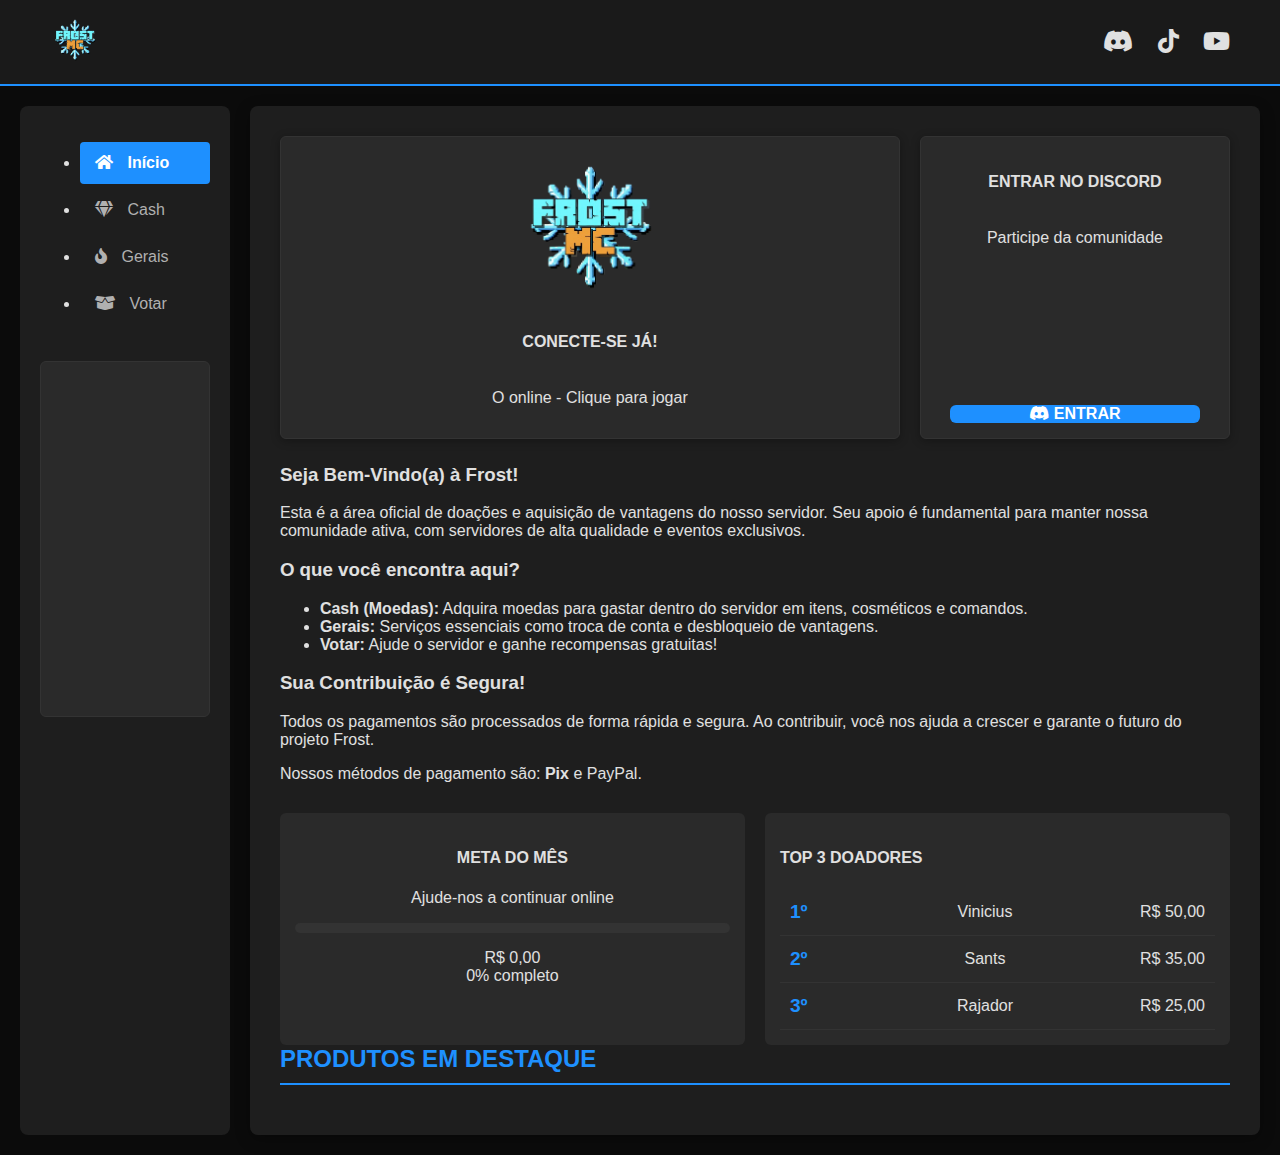
<file: index.html>
<!DOCTYPE html>
<html lang="pt-br">
<head>
    <meta charset="UTF-8">
    <meta name="viewport" content="width=device-width, initial-scale=1.0">
    <title>Loja da Frost</title>
    <link rel="stylesheet" href="style.css">
    <link rel="stylesheet" href="https://cdnjs.cloudflare.com/ajax/libs/font-awesome/5.15.4/css/all.min.css">
</head>
<body>
    <header class="top-bar">
        <a href="#" class="logo-link">
            <img src="FrostSemfundo.png" alt="Logo do Servidor" class="logo">
        </a>
        <div class="social-links">
            <a href="https://discord.gg/Pc5UsztB6C" class="social-icon"><i class="fab fa-discord"></i></a>
            <a href="https://vm.tiktok.com/ZMAySnGPd/" class="social-icon"><i class="fab fa-tiktok"></i></a>
            <a href="https://youtube.com/@kauanrj12" class="social-icon"><i class="fab fa-youtube"></i></a>
        </div>
    </header>

    <div class="main-container">
        <aside class="sidebar">
            <nav class="main-menu">
                <ul>
                    <li class="menu-item active">
                        <a href="index.html"><i class="fas fa-home"></i> Início</a>
                    </li>
                    <li class="menu-item">
                        <a href="carrinho.html"><i class="fas fa-gem"></i> Cash</a>
                    </li>
                    <li class="menu-item">
                        <a href="gerais.html"><i class="fas fa-fire"></i> Gerais</a>
                    </li>
                    <li class="menu-item">
                        <a href="#"><i class="fas fa-box-open"></i> Votar</a>
                    </li>
                </ul>
            </nav>

        <div class="discord-widget-container-official">
        <iframe 
            src="https://discord.com/widget?id=1305185143073280041&theme=dark" 
            width="100%" 
            height="350" 
            allowtransparency="true" 
            frameborder="0" 
            sandbox="allow-popups allow-popups-to-escape-sandbox allow-same-origin allow-scripts"
            title="Discord Server Widget"
        ></iframe>
    </div>
            
        </aside>

        <main class="content">
            
            <section class="top-content-grid">
                
                <a href="seu-link-para-conectar-mc.com" class="connect-box">
                    <img src="FrostSemfundo.png" alt="Logo Principal" class="main-logo">
                    <h4>CONECTE-SE JÁ!</h4>
                    <p>O online - Clique para jogar</p>
                </a>
                
                <div class="connect-box discord-box">
                    <h4>ENTRAR NO DISCORD</h4>
                    <p>Participe da comunidade</p>
                    <a href="https://discord.gg/Pc5UsztB6C" target="_blank" class="btn-buy-cash discord-btn-fix">
                        <i class="fab fa-discord"></i> ENTRAR
                    </a>
                </div>
                
            </section>
        <section class="welcome-message">
    
    <div class="message-section intro">
        <h3>Seja Bem-Vindo(a) à Frost!</h3>
        <p>Esta é a área oficial de doações e aquisição de vantagens do nosso servidor. Seu apoio é fundamental para manter nossa comunidade ativa, com servidores de alta qualidade e eventos exclusivos.</p>
    </div>
    
    <div class="message-section presentation">
        <h3>O que você encontra aqui?</h3>
        <ul>
            <li><strong>Cash (Moedas):</strong> Adquira moedas para gastar dentro do servidor em itens, cosméticos e comandos.</li>
            <li><strong>Gerais:</strong> Serviços essenciais como troca de conta e desbloqueio de vantagens.</li>
            <li><strong>Votar:</strong> Ajude o servidor e ganhe recompensas gratuitas!</li>
        </ul>
    </div>
    
    <div class="message-section disclosure">
        <h3>Sua Contribuição é Segura!</h3>
        <p>Todos os pagamentos são processados de forma rápida e segura. Ao contribuir, você nos ajuda a crescer e garante o futuro do projeto Frost.</p>
        <p class="payment-methods">Nossos métodos de pagamento são: <strong>Pix</strong> e PayPal.</p>
    </div>
    
</section>
            
            <section class="main-widgets-grid">
                <div class="monthly-goal">
                    <h4>META DO MÊS</h4>
                    <p>Ajude-nos a continuar online</p>
                    <div class="goal-bar"><div class="goal-progress" style="width: 0%;"></div></div>
                    <p class="goal-info">R$ 0,00<br><span>0% completo</span></p>
                </div>
                
                <div class="top-donators-widget-main">
                    <h4>TOP 3 DOADORES</h4>
                    <ul class="donator-list">
                        <li class="donator-item">
                            <span class="rank-number">1º</span>
                            <span class="donator-name">Vinicius</span>
                            <span class="donator-amount">R$ 50,00</span>
                        </li>
                        <li class="donator-item">
                            <span class="rank-number">2º</span>
                            <span class="donator-name">Sants</span>
                            <span class="donator-amount">R$ 35,00</span>
                        </li>
                        <li class="donator-item">
                            <span class="rank-number">3º</span>
                            <span class="donator-name">Rajador</span>
                            <span class="donator-amount">R$ 25,00</span>
                        </li>
                    </ul>
                </div>
            </section>

            <section class="featured-products-section">
                <h2>PRODUTOS EM DESTAQUE</h2>
                <div class="product-grid">
                    </div>
            </section>
        </main>
    </div>
</body>

</html>
</file>
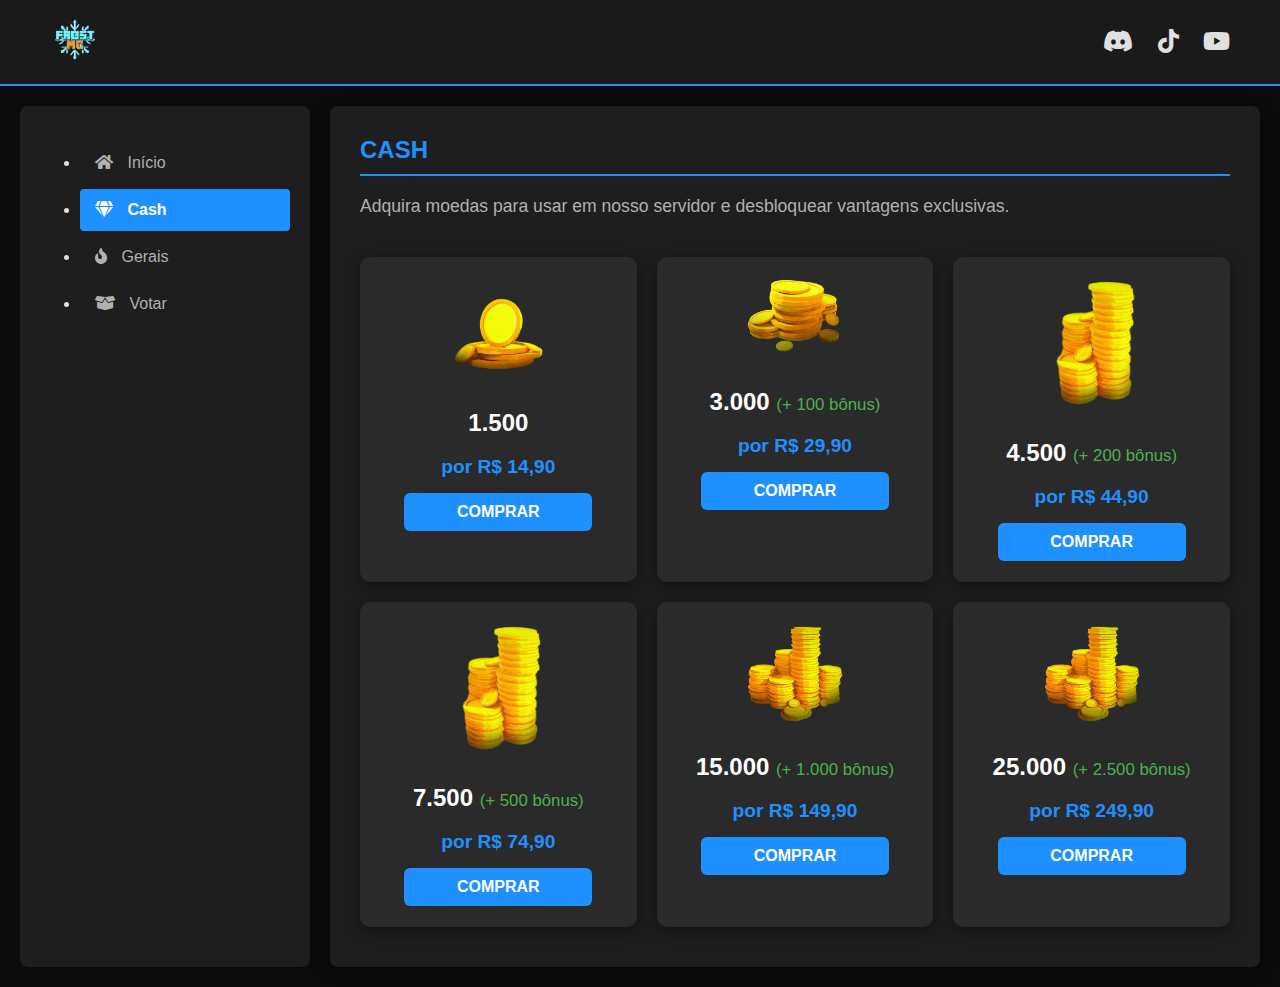
<file: carrinho.html>
<!DOCTYPE html>
<html lang="pt-br">
<head>
    <meta charset="UTF-8">
    <meta name="viewport" content="width=device-width, initial-scale=1.0">
    <title>Cash - Loja da Frost</title>
    <link rel="stylesheet" href="style.css">
    <link rel="stylesheet" href="https://cdnjs.cloudflare.com/ajax/libs/font-awesome/5.15.4/css/all.min.css">
</head>
<body>
    <header class="top-bar">
        <a href="#" class="logo-link">
            <img src="FrostSemfundo.png" alt="Logo do Servidor" class="logo">
        </a>
        <div class="social-links">
            <a href="https://discord.gg/Pc5UsztB6C" class="social-icon"><i class="fab fa-discord"></i></a>
            <a href="https://vm.tiktok.com/ZMAySnGPd/" class="social-icon"><i class="fab fa-tiktok"></i></a>
            <a href="https://youtube.com/@kauanrj12" class="social-icon"><i class="fab fa-youtube"></i></a>
        </div>
    </header>

    <div class="main-container">
        <aside class="sidebar">
            <nav class="main-menu">
                <ul>
                    <li class="menu-item">
                        <a href="index.html"><i class="fas fa-home"></i> Início</a>
                    </li>
                    <li class="menu-item active">
                        <a href="carrinho.html"><i class="fas fa-gem"></i> Cash</a>
                    </li>
                    <li class="menu-item">
                        <a href="gerais.html"><i class="fas fa-fire"></i> Gerais</a>
                    </li>
                    <li class="menu-item">
                        <a href="https://vnzin7.github.io/frost.votar/"><i class="fas fa-box-open"></i> Votar</a>
                    </li>
                </ul>
            </nav>
        </aside>

        <main class="content">
            <section class="cash-page-header">
                <h2>CASH</h2>
                <p>Adquira moedas para usar em nosso servidor e desbloquear vantagens exclusivas.</p>
            </section>
            
            <section class="cash-products-section">
                
                <div class="cash-grid">
                    
                    <div class="cash-product-card">
                        <img src="casg1.png" alt="1.500 Cash" class="cash-icon">
                        <h4 class="cash-amount">1.500</h4>
                        <p class="cash-price">por R$ 14,90</p>
                        <a href="https://discord.gg/DNunYNRY2Y" class="btn-buy-cash">COMPRAR</a>
                    </div>
                    
                    <div class="cash-product-card">
                        <img src="cash2.png" alt="3.000 Cash" class="cash-icon">
                        <h4 class="cash-amount">3.000 <span class="bonus">(+ 100 bônus)</span></h4>
                        <p class="cash-price">por R$ 29,90</p>
                        <a href="https://discord.gg/DNunYNRY2Y" class="btn-buy-cash">COMPRAR</a>
                    </div>
                    
                    <div class="cash-product-card">
                        <img src="cash3.png" alt="4.500 Cash" class="cash-icon">
                        <h4 class="cash-amount">4.500 <span class="bonus">(+ 200 bônus)</span></h4>
                        <p class="cash-price">por R$ 44,90</p>
                        <a href="https://discord.gg/DNunYNRY2Y" class="btn-buy-cash">COMPRAR</a>
                    </div>
                    
                    <div class="cash-product-card">
                        <img src="cash3.png" alt="7.500 Cash" class="cash-icon">
                        <h4 class="cash-amount">7.500 <span class="bonus">(+ 500 bônus)</span></h4>
                        <p class="cash-price">por R$ 74,90</p>
                        <a href="https://discord.gg/DNunYNRY2Y" class="btn-buy-cash">COMPRAR</a>
                    </div>
                    
                    <div class="cash-product-card">
                        <img src="cash4.png" alt="15.000 Cash" class="cash-icon">
                        <h4 class="cash-amount">15.000 <span class="bonus">(+ 1.000 bônus)</span></h4>
                        <p class="cash-price">por R$ 149,90</p>
                        <a href="https://discord.gg/DNunYNRY2Y" class="btn-buy-cash">COMPRAR</a>
                    </div>
                    
                    <div class="cash-product-card">
                        <img src="cash4.png" alt="25.000 Cash" class="cash-icon">
                        <h4 class="cash-amount">25.000 <span class="bonus">(+ 2.500 bônus)</span></h4>
                        <p class="cash-price">por R$ 249,90</p>
                        <a href="https://discord.gg/DNunYNRY2Y" class="btn-buy-cash">COMPRAR</a>
                    </div>
                    
                </div>
            </section>
        </main>
    </div>
</body>

</html>
</file>
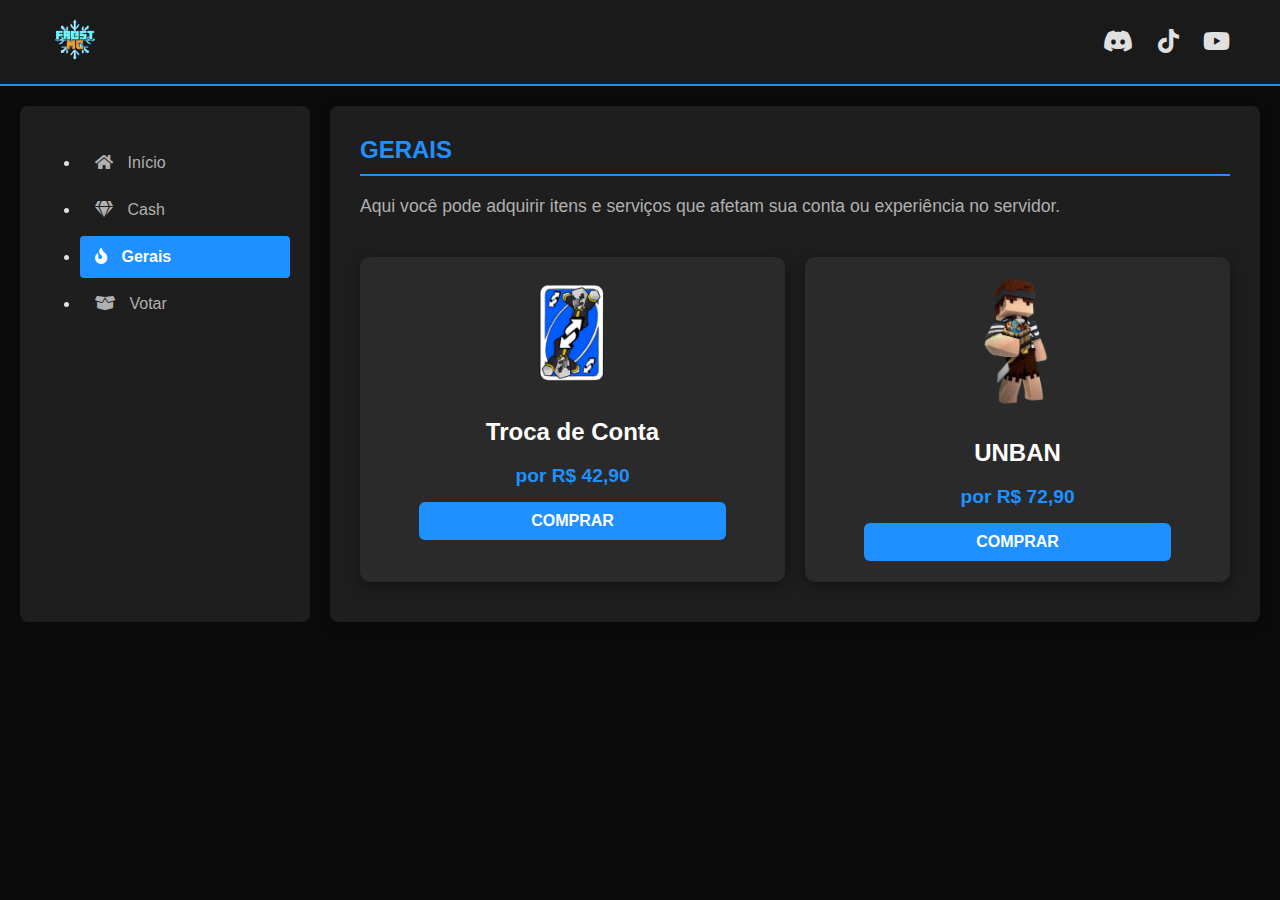
<file: gerais.html>
<!DOCTYPE html>
<html lang="pt-br">
<head>
    <meta charset="UTF-8">
    <meta name="viewport" content="width=device-width, initial-scale=1.0">
    <title>Gerais - Loja da Frost</title>
    <link rel="stylesheet" href="style.css">
    <link rel="stylesheet" href="https://cdnjs.cloudflare.com/ajax/libs/font-awesome/5.15.4/css/all.min.css">
</head>
<body>
    <header class="top-bar">
        <a href="#" class="logo-link">
            <img src="FrostSemfundo.png" alt="Logo do Servidor" class="logo">
        </a>
        <div class="social-links">
            <a href="https://discord.gg/Pc5UsztB6C" class="social-icon"><i class="fab fa-discord"></i></a>
            <a href="https://vm.tiktok.com/ZMAySnGPd/" class="social-icon"><i class="fab fa-tiktok"></i></a>
            <a href="https://youtube.com/@kauanrj12" class="social-icon"><i class="fab fa-youtube"></i></a>
        </div>
    </header>

    <div class="main-container">
        <aside class="sidebar">
            <nav class="main-menu">
                <ul>
                    <li class="menu-item">
                        <a href="index.html"><i class="fas fa-home"></i> Início</a>
                    </li>
                    <li class="menu-item">
                        <a href="carrinho.html"><i class="fas fa-gem"></i> Cash</a>
                    </li>
                    <li class="menu-item active">
                        <a href="gerais.html"><i class="fas fa-fire"></i> Gerais</a>
                    </li>
                    <li class="menu-item">
                        <a href="https://vnzin7.github.io/frost.votar/"><i class="fas fa-box-open"></i> Votar</a>
                    </li>
                </ul>
            </nav>
            
           
            
        </aside>

        <main class="content">
            <section class="cash-page-header">
                <h2>GERAIS</h2>
                <p>Aqui você pode adquirir itens e serviços que afetam sua conta ou experiência no servidor.</p>
            </section>
            
            <section class="cash-products-section">
                
                <div class="cash-grid" style="grid-template-columns: repeat(2, 1fr);">
                    
                    <div class="cash-product-card">
                        <img src="conta.png" alt="Troca de Conta" class="general-icon">
                        <h4 class="cash-amount">Troca de Conta</h4>
                        <p class="cash-price">por R$ 42,90</p>
                        <a href="#" class="btn-buy-cash">COMPRAR</a>
                    </div>
                    
                    <div class="cash-product-card">
                        <img src="unban.png" alt="UNBAN" class="general-icon">
                        <h4 class="cash-amount">UNBAN</h4>
                        <p class="cash-price">por R$ 72,90</p>
                        <a href="#" class="btn-buy-cash">COMPRAR</a>
                    </div>
                    
                </div>
            </section>
        </main>
    </div>
</body>

</html>
</file>
<file: style.css>
/* ========================================================== */
/* ESTILOS GERAIS DO SITE (TEMA AZUL) */
/* ========================================================== */

body {
    font-family: Arial, sans-serif;
    background-color: #0b0b0b; 
    color: #e0e0e0;
    margin: 0;
    padding: 0;
}

/* Barra de topo */
.top-bar {
    display: flex;
    justify-content: space-between;
    align-items: center;
    padding: 15px 50px;
    background-color: #1a1a1a;
    border-bottom: 2px solid #1e90ff; 
}

.logo-link .logo {
    height: 50px;
}

.social-links a {
    color: #e0e0e0;
    font-size: 24px;
    margin-left: 20px;
    text-decoration: none;
}

.social-links .cart-text {
    margin-left: 5px;
    font-size: 14px;
    font-weight: bold;
    color: #1e90ff; 
}

/* Container principal com barra lateral */
.main-container {
    display: flex;
    max-width: 1400px;
    margin: 0 auto;
    padding: 20px;
}

/* Barra lateral (sidebar) */
.sidebar {
    width: 250px;
    background-color: #1e1e1e;
    padding: 20px;
    border-radius: 8px;
    margin-right: 20px;
    display: flex; 
    flex-direction: column;
}

/* Menu Principal */
.main-menu {
    list-style: none;
    padding: 0;
    margin: 0;
    flex-shrink: 0; 
}

.main-menu .menu-item {
    margin-bottom: 5px;
}

.main-menu a {
    display: block;
    padding: 12px 15px;
    text-decoration: none;
    color: #b0b0b0;
    border-radius: 4px;
    transition: background-color 0.3s ease, color 0.3s ease, transform 0.3s ease;
}

.main-menu a:hover {
    background-color: #3a3a3a; 
    color: #1e90ff;
    transform: translateX(5px);
}

.main-menu .active a {
    background-color: #1e90ff; 
    color: white;
    font-weight: bold;
}

.menu-item i {
    margin-right: 10px;
}

/* WIDGET DISCORD OFICIAL (para funcionar com o iframe) */
.discord-widget-container-official {
    background-color: #2a2a2a;
    padding: 0; 
    border-radius: 6px;
    margin-top: 20px; 
    overflow: hidden; 
    border: 1px solid #333; 
}

/* Área de conteúdo principal */
.content {
    flex-grow: 1;
    background-color: #1e1e1e;
    padding: 30px;
    border-radius: 8px;
    box-shadow: 0 4px 15px rgba(0, 0, 0, 0.3);
}

.content h2 {
    color: #1e90ff; 
    border-bottom: 2px solid #1e90ff;
    padding-bottom: 10px;
    margin-top: 0;
}

/* GRID TOPO (Conecte-se e Discord) */
.top-content-grid {
    display: grid;
    grid-template-columns: 2fr 1fr;
    gap: 20px;
    margin-bottom: 25px;
}

.connect-box {
    background-color: #2a2a2a;
    border-radius: 6px;
    text-align: center;
    text-decoration: none;
    color: #e0e0e0;
    padding: 15px;
    box-shadow: 0 2px 10px rgba(0, 0, 0, 0.3);
    border: 1px solid #333;
    transition: transform 0.3s ease, border-color 0.3s ease, box-shadow 0.3s ease;
    display: flex;
    flex-direction: column;
    justify-content: center;
    min-height: 200px; 
}

a.connect-box:hover {
    transform: translateY(-5px);
    border-color: #1e90ff;
    box-shadow: 0 5px 15px rgba(0, 0, 0, 0.5);
}

/* FIX: Logo principal */
.connect-box img.main-logo {
    max-width: 150px !important; 
    max-height: 150px !important;
    height: auto;
    display: block;
    margin: 0 auto 10px auto; 
}

/* FIX DISCORD BUTTON: Menor e Alinhado */
.discord-box {
    justify-content: flex-start;
}
.discord-btn-fix {
    width: 100%; 
    max-width: 90%; 
    margin-top: auto !important; 
    margin-bottom: 0 !important;
    margin-left: auto;
    margin-right: auto;
}


/* WIDGETS NO CORPO PRINCIPAL (Meta do Mês e Top 3) */
.main-widgets-grid {
    display: grid;
    grid-template-columns: 1fr 1fr;
    gap: 20px;
    margin-top: 30px;
}

/* Meta do Mês (BARRA DE PROGRESSO) */
.monthly-goal {
    text-align: center;
    padding: 15px;
    background-color: #2a2a2a;
    border-radius: 6px;
}
.goal-bar {
    background-color: #333;
    height: 10px;
    border-radius: 5px;
    overflow: hidden;
    margin: 10px 0;
}
.goal-progress {
    height: 100%;
    background-color: #1e90ff;
    border-radius: 5px;
}

/* TOP 3 DOADORES */
.top-donators-widget-main {
    background-color: #2a2a2a;
    padding: 15px;
    border-radius: 6px;
}

.donator-list {
    list-style: none;
    padding: 0;
    margin: 0;
}

.donator-item {
    display: flex;
    justify-content: space-between;
    align-items: center;
    padding: 12px 10px;
    border-bottom: 1px solid #333;
    transition: background-color 0.3s ease;
}

.donator-item:hover {
    background-color: #333;
}

.rank-number {
    font-weight: bold;
    font-size: 1.2em;
    color: #1e90ff; 
    margin-right: 15px;
    width: 25px;
}

/* ========================================================== */
/* ESTILOS DE PRODUTOS/CARDS (Cash e Gerais) */
/* ========================================================== */

.cash-page-header {
    margin-bottom: 30px;
}
.cash-page-header p {
    color: #b0b0b0;
    font-size: 1.1em;
}

.cash-products-section {
    padding: 10px 0; 
}

/* GRID PRINCIPAL (usado para Cash e Gerais) */
.cash-grid {
    display: grid;
    /* Por padrão 3 colunas, mas pode ser ajustado no HTML (como em gerais.html para 2) */
    grid-template-columns: repeat(3, 1fr); 
    gap: 20px; 
    width: 100%; 
    box-sizing: border-box; 
}

.cash-product-card {
    background-color: #2a2a2a; 
    border-radius: 10px; 
    padding: 20px; 
    text-align: center;
    transition: transform 0.3s ease, box-shadow 0.3s ease; 
    cursor: pointer;
    box-shadow: 0 4px 15px rgba(0, 0, 0, 0.4);
    border: 1px solid transparent;
}

.cash-product-card:hover {
    transform: translateY(-5px);
    border-color: #1e90ff;
}

/* ⚠️ CORREÇÃO DE TAMANHO DE IMAGEM para a loja CASH */
.cash-product-card .cash-icon {
    max-width: 100px; /* Limita a largura */
    height: auto;
    display: block;
    margin: 0 auto 15px auto;
}

/* ⚠️ CORREÇÃO DE TAMANHO DE IMAGEM para a loja GERAIS */
.cash-product-card .general-icon {
    max-width: 100px; /* Limita a largura para ficar igual ao Cash */
    height: auto;
    display: block;
    margin: 0 auto 15px auto;
}


.cash-product-card .cash-amount {
    font-size: 1.5em;
    color: white;
    margin-bottom: 5px;
}

.cash-product-card .bonus {
    font-size: 0.7em;
    color: #4CAF50; 
    font-weight: normal;
}

.cash-product-card .cash-price {
    font-size: 1.2em;
    font-weight: bold;
    color: #1e90ff; 
    margin-bottom: 15px;
}

/* AJUSTE FINAL DO BOTÃO NO CARD: Menor e Alinhado */
.cash-product-card .btn-buy-cash {
    width: 80%; 
    margin: 0 auto; 
    padding: 10px 0; 
}

.btn-buy-cash {
    background-color: #1e90ff; 
    color: white;
    border-radius: 6px; 
    text-decoration: none;
    font-weight: bold;
    display: block; 
    transition: background-color 0.3s ease;
    text-transform: uppercase;
}

.btn-buy-cash:hover {
    background-color: #1872cc;
}
</file>
